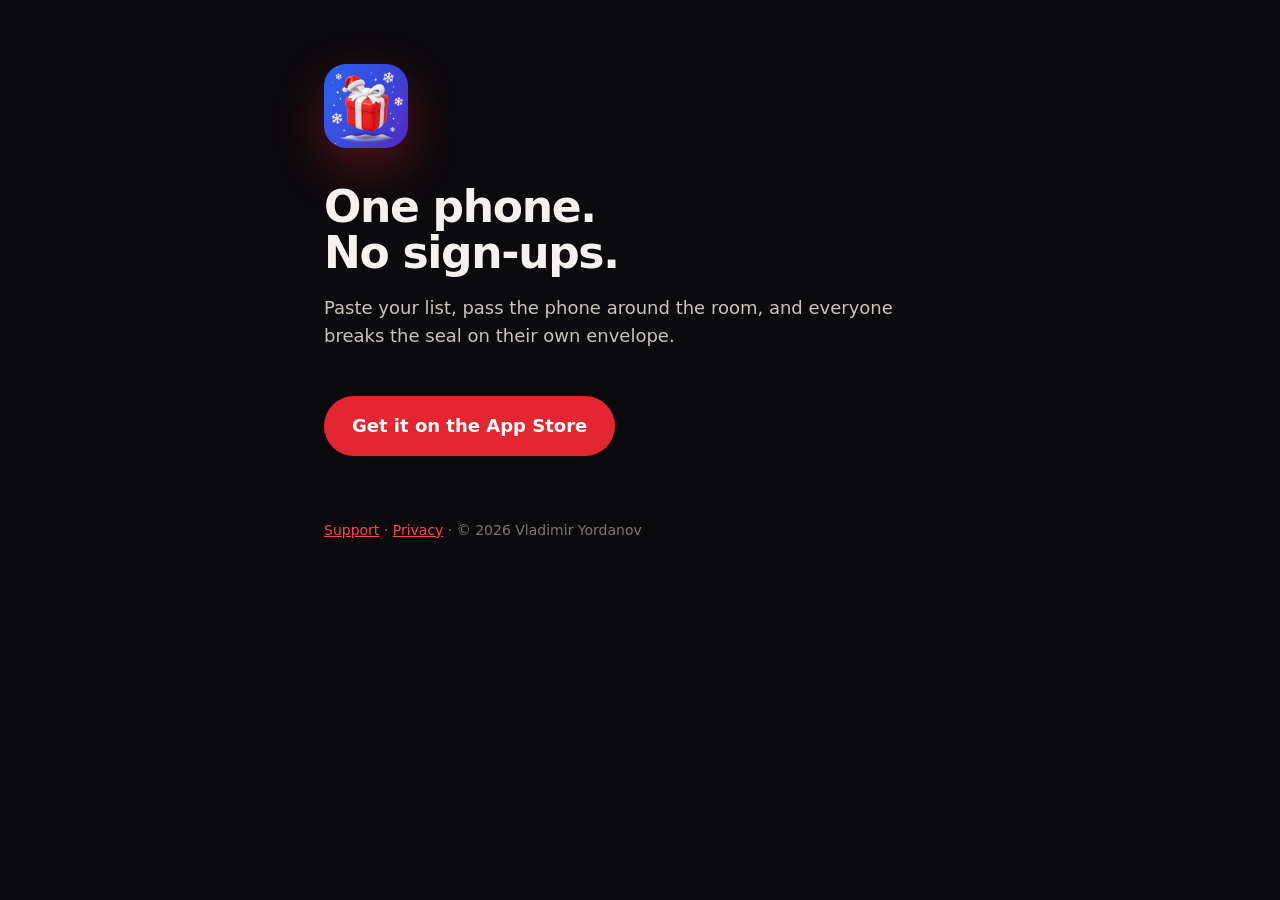
<file: index.html>
<!doctype html>
<html lang="en">
<head>
  <meta charset="utf-8">
  <meta name="viewport" content="width=device-width, initial-scale=1">
  <title>Secret Santa: Pass the Phone</title>
  <meta name="description" content="Secret Santa on one phone. No sign-ups.">
  <meta property="og:title" content="Secret Santa: Pass the Phone">
  <meta property="og:description" content="Paste your list, pass one phone around, break the seal.">
  <link rel="icon" href="icon.png">
  <link rel="stylesheet" href="style.css">
</head>
<body>
  <main>
    <img class="seal" src="icon.png" alt="Secret Santa app icon">
    <h1>One phone.<br>No sign-ups.</h1>
    <p>Paste your list, pass the phone around the room, and everyone breaks the seal on their own envelope.</p>
    <a class="cta" href="https://apps.apple.com/app/id6832479267">Get it on the App Store</a>
    <footer>
      <a href="support/">Support</a> · <a href="privacy/">Privacy</a> · © 2026 Vladimir Yordanov
    </footer>
  </main>
</body>
</html>
</file>
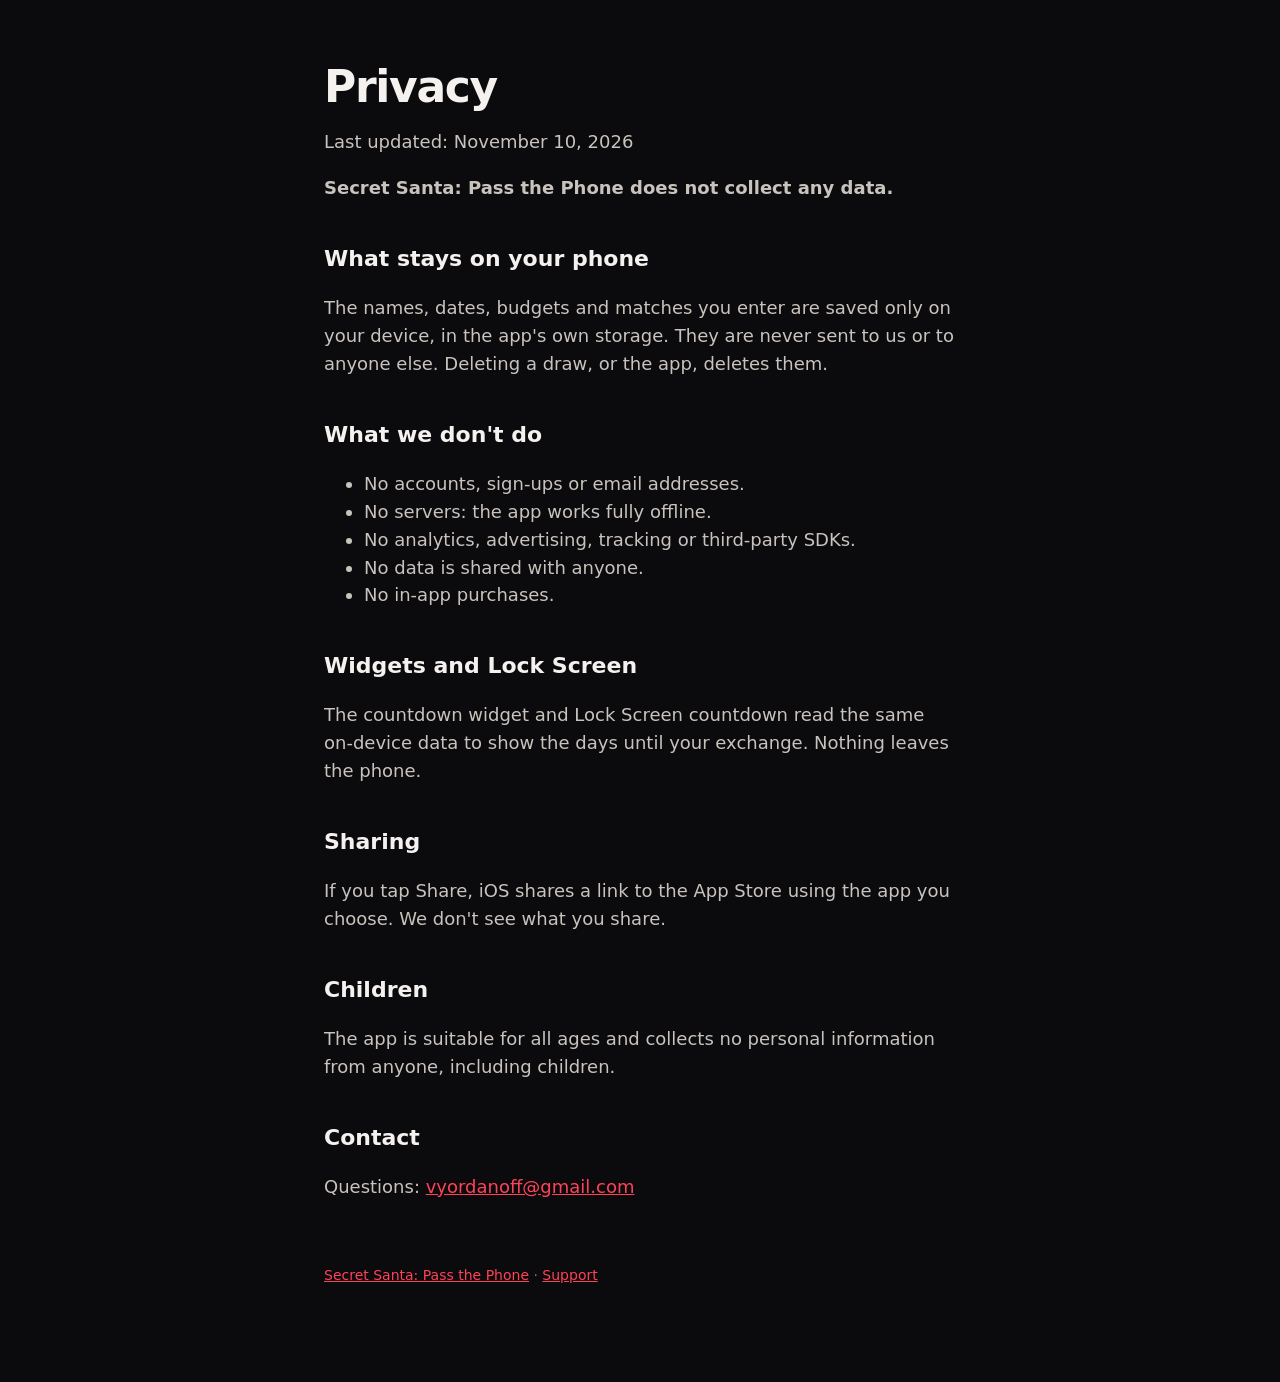
<file: privacy/index.html>
<!doctype html>
<html lang="en">
<head>
  <meta charset="utf-8">
  <meta name="viewport" content="width=device-width, initial-scale=1">
  <title>Privacy · Secret Santa: Pass the Phone</title>
  <meta name="description" content="Secret Santa: Pass the Phone does not collect any data. Everything stays on your device.">
  <link rel="icon" href="../icon.png">
  <link rel="stylesheet" href="../style.css">
</head>
<body>
  <main>
    <h1>Privacy</h1>
    <p>Last updated: November 10, 2026</p>
    <p><strong>Secret Santa: Pass the Phone does not collect any data.</strong></p>

    <h2>What stays on your phone</h2>
    <p>The names, dates, budgets and matches you enter are saved only on your device, in the app's own storage. They are never sent to us or to anyone else. Deleting a draw, or the app, deletes them.</p>

    <h2>What we don't do</h2>
    <ul>
      <li>No accounts, sign-ups or email addresses.</li>
      <li>No servers: the app works fully offline.</li>
      <li>No analytics, advertising, tracking or third-party SDKs.</li>
      <li>No data is shared with anyone.</li>
      <li>No in-app purchases.</li>
    </ul>

    <h2>Widgets and Lock Screen</h2>
    <p>The countdown widget and Lock Screen countdown read the same on-device data to show the days until your exchange. Nothing leaves the phone.</p>

    <h2>Sharing</h2>
    <p>If you tap Share, iOS shares a link to the App Store using the app you choose. We don't see what you share.</p>

    <h2>Children</h2>
    <p>The app is suitable for all ages and collects no personal information from anyone, including children.</p>

    <h2>Contact</h2>
    <p id="contact">Questions: <a href="mailto:vyordanoff@gmail.com">vyordanoff@gmail.com</a></p>

    <footer>
      <a href="../">Secret Santa: Pass the Phone</a> · <a href="../support/">Support</a>
    </footer>
  </main>
</body>
</html>
</file>
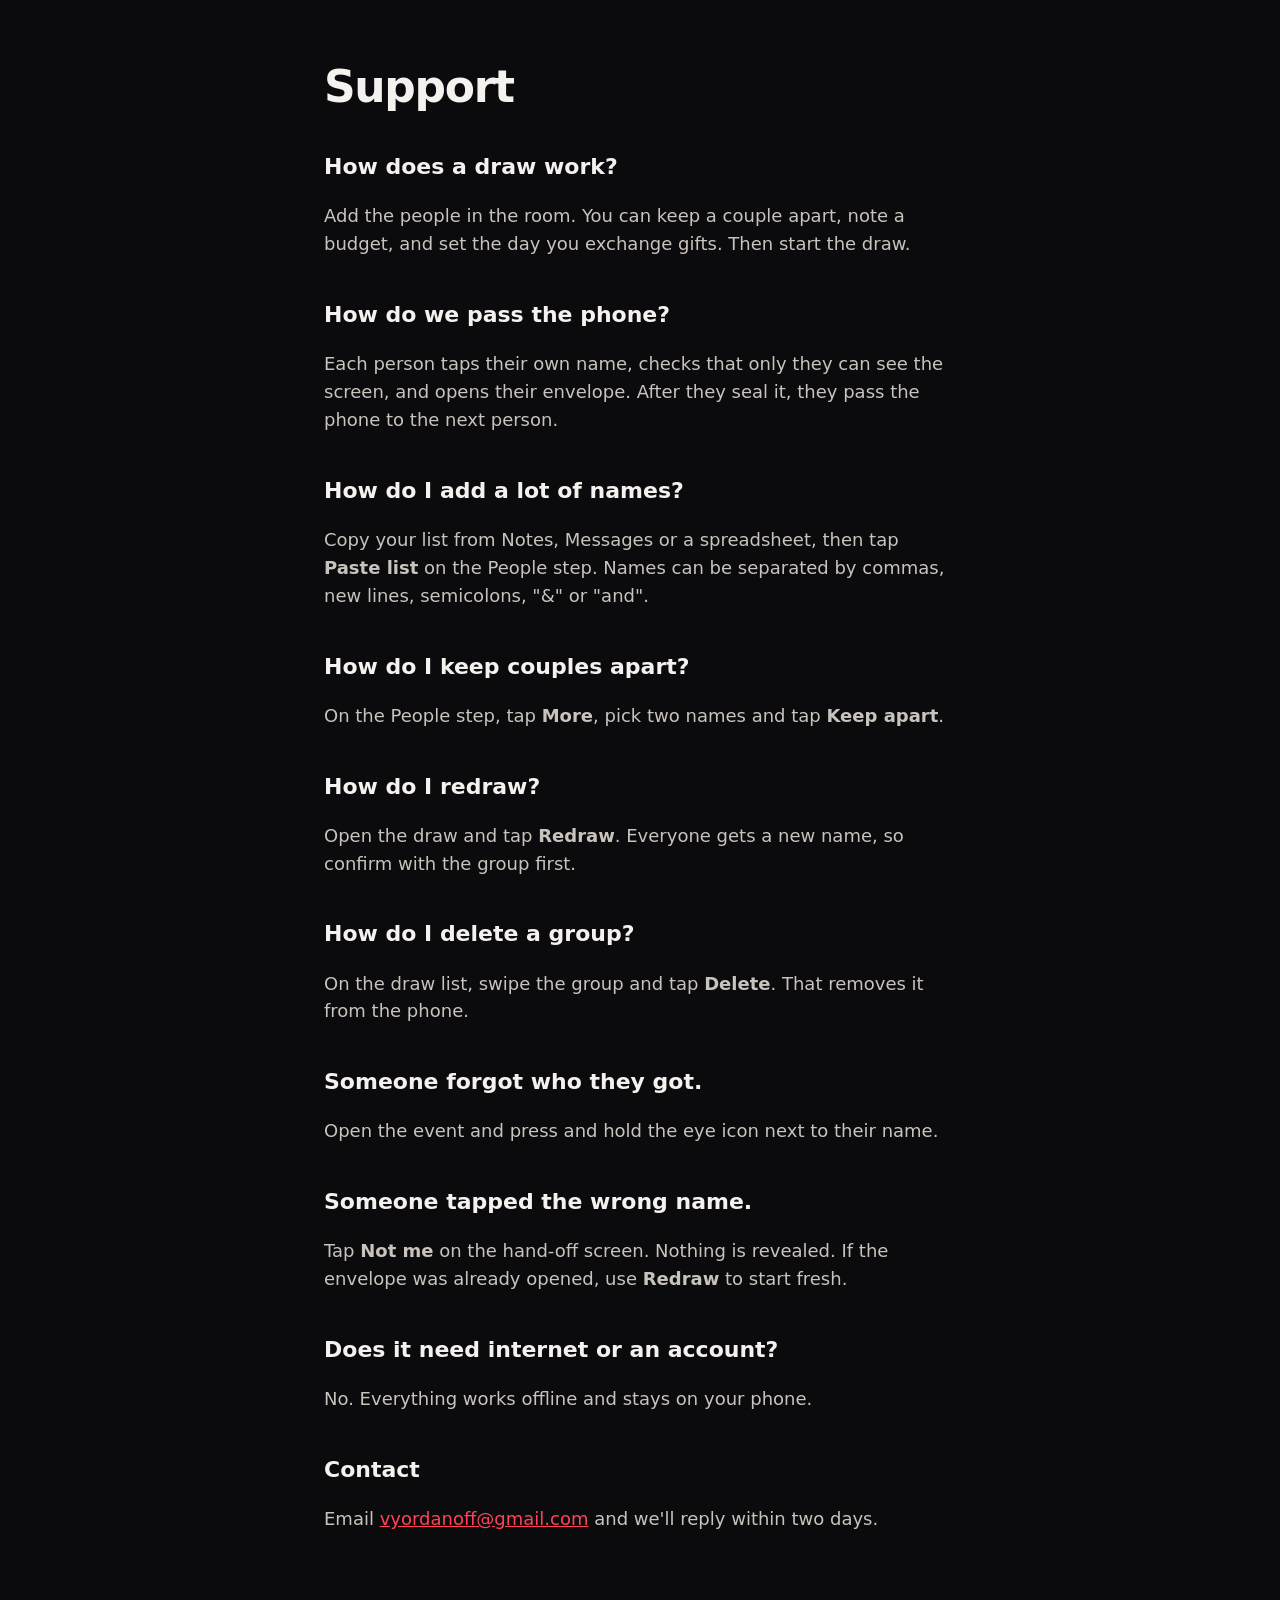
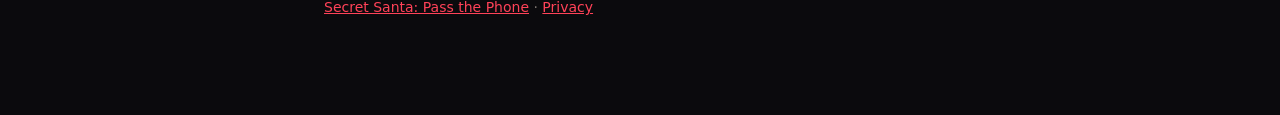
<file: support/index.html>
<!doctype html>
<html lang="en">
<head>
  <meta charset="utf-8">
  <meta name="viewport" content="width=device-width, initial-scale=1">
  <title>Support · Secret Santa: Pass the Phone</title>
  <meta name="description" content="Help for Secret Santa: Pass the Phone. How a draw works, passing the phone, redrawing, and deleting a group.">
  <link rel="icon" href="../icon.png">
  <link rel="stylesheet" href="../style.css">
</head>
<body>
  <main>
    <h1>Support</h1>

    <h2>How does a draw work?</h2>
    <p>Add the people in the room. You can keep a couple apart, note a budget, and set the day you exchange gifts. Then start the draw.</p>

    <h2>How do we pass the phone?</h2>
    <p>Each person taps their own name, checks that only they can see the screen, and opens their envelope. After they seal it, they pass the phone to the next person.</p>

    <h2>How do I add a lot of names?</h2>
    <p>Copy your list from Notes, Messages or a spreadsheet, then tap <strong>Paste list</strong> on the People step. Names can be separated by commas, new lines, semicolons, "&amp;" or "and".</p>

    <h2>How do I keep couples apart?</h2>
    <p>On the People step, tap <strong>More</strong>, pick two names and tap <strong>Keep apart</strong>.</p>

    <h2>How do I redraw?</h2>
    <p>Open the draw and tap <strong>Redraw</strong>. Everyone gets a new name, so confirm with the group first.</p>

    <h2>How do I delete a group?</h2>
    <p>On the draw list, swipe the group and tap <strong>Delete</strong>. That removes it from the phone.</p>

    <h2>Someone forgot who they got.</h2>
    <p>Open the event and press and hold the eye icon next to their name.</p>

    <h2>Someone tapped the wrong name.</h2>
    <p>Tap <strong>Not me</strong> on the hand-off screen. Nothing is revealed. If the envelope was already opened, use <strong>Redraw</strong> to start fresh.</p>

    <h2>Does it need internet or an account?</h2>
    <p>No. Everything works offline and stays on your phone.</p>

    <h2>Contact</h2>
    <p id="contact">Email <a href="mailto:vyordanoff@gmail.com">vyordanoff@gmail.com</a> and we'll reply within two days.</p>

    <footer>
      <a href="../">Secret Santa: Pass the Phone</a> · <a href="../privacy/">Privacy</a>
    </footer>
  </main>
</body>
</html>
</file>
<file: style.css>
:root { color-scheme: dark; }
* { box-sizing: border-box; }
body {
  margin: 0;
  background: #0b0a0d;
  color: #f4f1ee;
  font: 18px/1.55 -apple-system, BlinkMacSystemFont, "SF Pro Rounded", "Inter", system-ui, sans-serif;
}
main {
  max-width: 680px;
  margin: 0 auto;
  padding: 64px 24px 96px;
}
h1 {
  font-size: 44px;
  line-height: 1.05;
  letter-spacing: -0.03em;
  margin: 0 0 12px;
}
h2 {
  font-size: 22px;
  margin: 40px 0 8px;
}
p, li { color: #c9c3bd; }
a { color: #ff4258; }
.seal {
  width: 84px;
  height: 84px;
  border-radius: 22px;
  margin-bottom: 28px;
  box-shadow: 0 18px 50px rgba(227, 38, 47, 0.35);
}
.cta {
  display: inline-block;
  margin-top: 28px;
  padding: 16px 28px;
  border-radius: 999px;
  background: #e3262f;
  color: #fff;
  text-decoration: none;
  font-weight: 600;
}
footer {
  margin-top: 64px;
  font-size: 14px;
  color: #7d7671;
}
@media (max-width: 480px) {
  main { padding: 40px 20px 80px; }
  h1 { font-size: 36px; }
}
</file>
